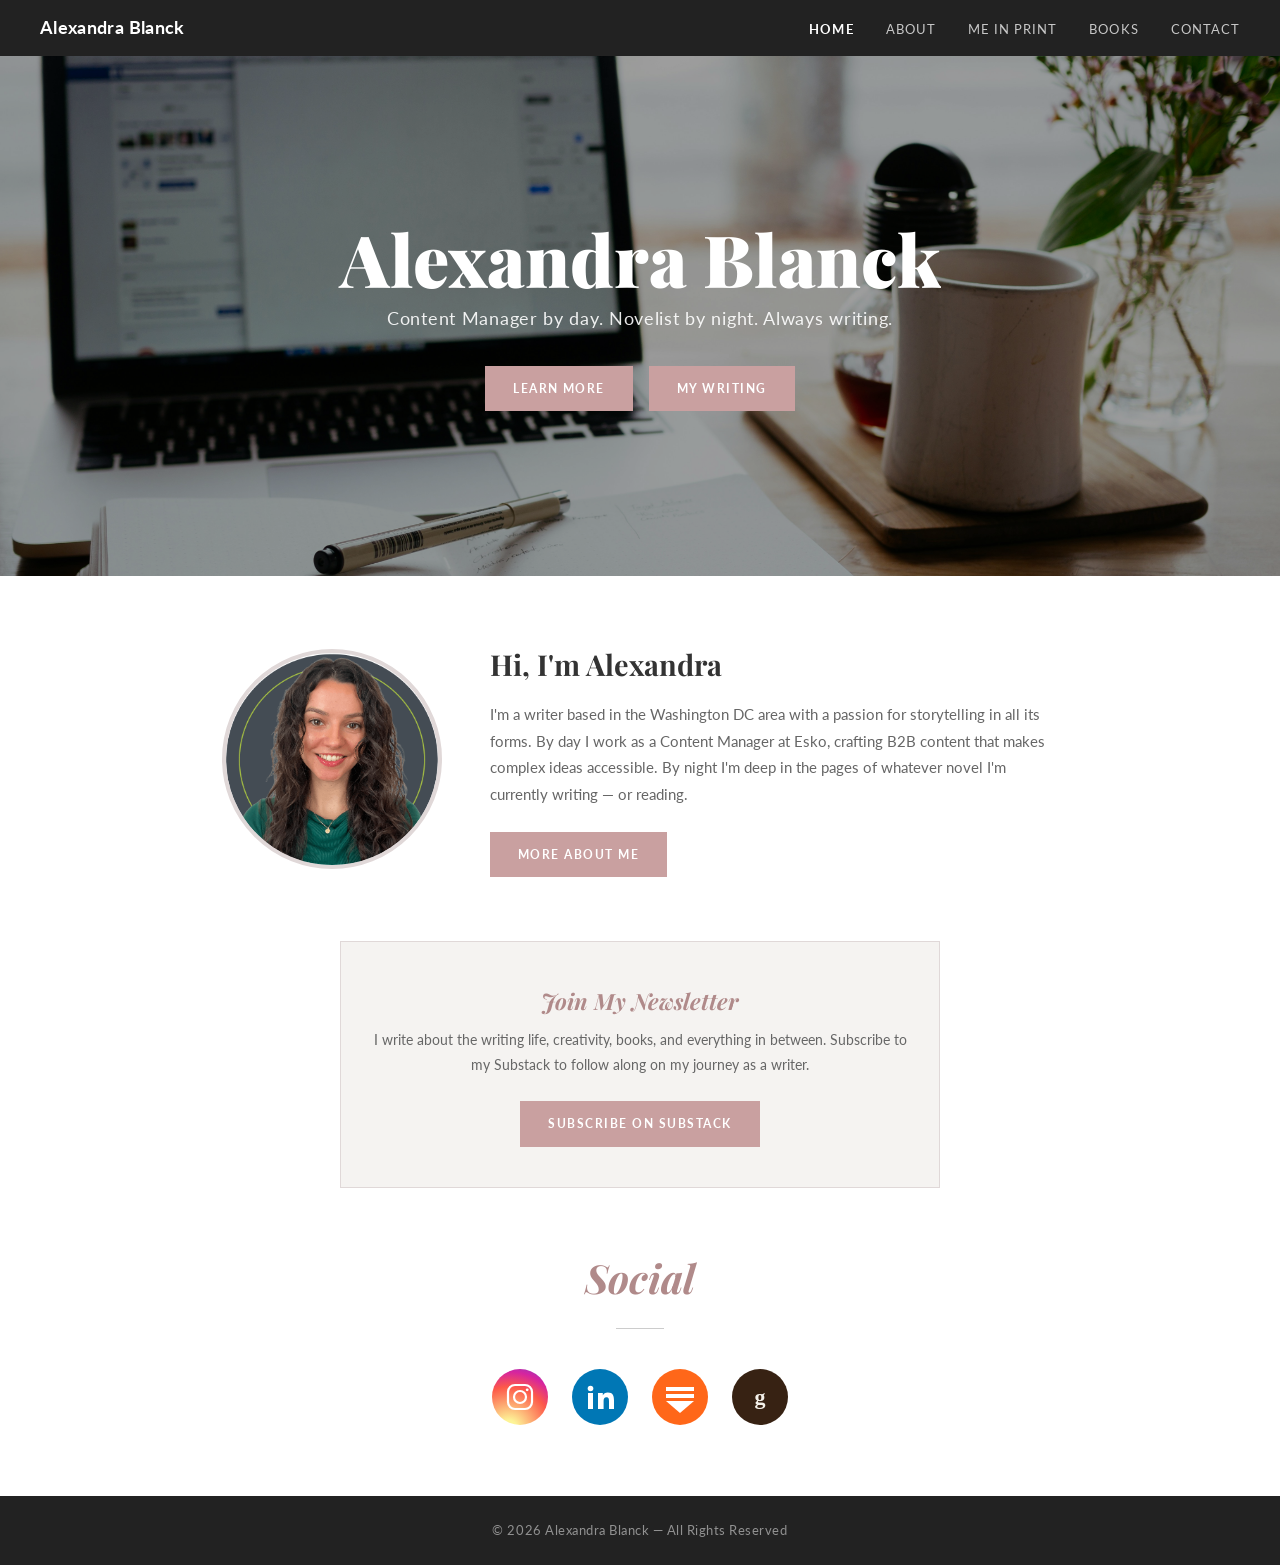
<file: index.html>
<!DOCTYPE html>
<html lang="en">
<head>
  <meta charset="UTF-8" />
  <meta name="viewport" content="width=device-width, initial-scale=1.0" />
  <title>Alexandra Blanck</title>
  <meta name="description" content="Alexandra Blanck is a professional writer, content manager, and author based in the Washington DC." />
  <link rel="stylesheet" href="style.css" />
  <style>
    .intro-section {
      display: grid;
      grid-template-columns: 220px 1fr;
      gap: 3rem;
      align-items: center;
      max-width: 900px;
      margin: 0 auto;
      padding: 4rem 2rem;
    }

    .intro-photo {
      width: 220px;
      height: 220px;
      border-radius: 50%;
      object-fit: cover;
      object-position: top;
      border: 4px solid #e0d8d8;
    }

    .intro-text h2 {
      font-family: var(--font-display);
      font-size: 1.8rem;
      color: var(--color-text);
      margin-bottom: 0.75rem;
    }

    .intro-text p {
      font-size: 0.93rem;
      color: var(--color-text-light);
      line-height: 1.8;
      margin-bottom: 1.5rem;
    }

    .subscribe-box {
      background: var(--color-bg-light);
      border: 1px solid #e0d8d8;
      padding: 2.5rem 2rem;
      text-align: center;
      max-width: 600px;
      margin: 0 auto 1.5rem;
    }

    .subscribe-box h3 {
      font-family: var(--font-display);
      font-size: 1.4rem;
      color: var(--color-accent);
      font-style: italic;
      margin-bottom: 0.5rem;
    }

    .subscribe-box p {
      font-size: 0.9rem;
      color: var(--color-text-light);
      margin-bottom: 1.5rem;
      line-height: 1.7;
    }

    @media (max-width: 700px) {
      .intro-section {
        grid-template-columns: 1fr;
        text-align: center;
        padding: 3rem 1.5rem;
      }

      .intro-photo {
        margin: 0 auto;
      }
    }
  </style>
</head>
<body>

  <nav>
    <a href="/" class="nav-logo">Alexandra Blanck</a>
    <button class="hamburger" onclick="this.classList.toggle('open'); document.querySelector('.nav-links').classList.toggle('open')">
      <span></span><span></span><span></span>
    </button>
    <ul class="nav-links">
      <li><a href="/" class="active">Home</a></li>
      <li><a href="about.html">About</a></li>
      <li><a href="print.html">Me in Print</a></li>
      <li><a href="books.html">Books</a></li>
      <li><a href="contact.html">Contact</a></li>
    </ul>
  </nav>

  <section class="hero">
    <div class="hero-content">
      <h1>Alexandra Blanck</h1>
      <p>Content Manager by day. Novelist by night. Always writing.</p>
      <div class="hero-buttons">
        <a href="about.html" class="btn">Learn More</a>
        <a href="print.html" class="btn">My Writing</a>
      </div>
    </div>
  </section>

  <!-- INTRO WITH HEADSHOT -->
  <div class="intro-section">
    <img src="photo-headshot-alex-blanckv3.png" alt="Alexandra Blanck" class="intro-photo" />
    <div class="intro-text">
      <h2>Hi, I'm Alexandra</h2>
      <p>I'm a writer based in the Washington DC area with a passion for storytelling in all its forms. By day I work as a Content Manager at Esko, crafting B2B content that makes complex ideas accessible. By night I'm deep in the pages of whatever novel I'm currently writing — or reading.</p>
      <a href="about.html" class="btn">More About Me</a>
    </div>
  </div>

  <!-- SUBSCRIBE -->
  <div style="padding: 0 2rem 0;">
    <div class="subscribe-box">
      <h3>Join My Newsletter</h3>
      <p>I write about the writing life, creativity, books, and everything in between. Subscribe to my Substack to follow along on my journey as a writer.</p>
      <a href="https://substack.com/@alexandrablanck" target="_blank" class="btn">Subscribe on Substack</a>
    </div>
  </div>

  <!-- SOCIAL -->
  <div style="padding: 2rem 2rem 4rem; text-align: center; background: #fff;">
    <h2 style="font-family: 'Playfair Display', Georgia, serif; font-size: 2.5rem; color: #b08a8a; font-style: italic; margin-bottom: 1rem;">Social</h2>
    <div style="width: 48px; height: 1px; background: #ccc; margin: 0 auto 2.5rem;"></div>
    <div style="display: flex; justify-content: center; gap: 1.5rem; flex-wrap: wrap;">

      <a href="https://www.instagram.com/alexandrabwrites" target="_blank" aria-label="Instagram">
        <svg xmlns="http://www.w3.org/2000/svg" width="56" height="56" viewBox="0 0 56 56">
          <defs>
            <radialGradient id="ig" cx="30%" cy="107%" r="150%">
              <stop offset="0%" stop-color="#fdf497"/>
              <stop offset="10%" stop-color="#fdf497"/>
              <stop offset="50%" stop-color="#fd5949"/>
              <stop offset="68%" stop-color="#d6249f"/>
              <stop offset="100%" stop-color="#285AEB"/>
            </radialGradient>
          </defs>
          <circle cx="28" cy="28" r="28" fill="url(#ig)"/>
          <rect x="16" y="16" width="24" height="24" rx="7" ry="7" fill="none" stroke="#fff" stroke-width="2.2"/>
          <circle cx="28" cy="28" r="6" fill="none" stroke="#fff" stroke-width="2.2"/>
          <circle cx="35.2" cy="20.8" r="1.4" fill="#fff"/>
        </svg>
      </a>

      <a href="https://www.linkedin.com/in/alexandra-blanck-48b637114/" target="_blank" aria-label="LinkedIn">
        <svg xmlns="http://www.w3.org/2000/svg" width="56" height="56" viewBox="0 0 56 56">
          <circle cx="28" cy="28" r="28" fill="#0077B5"/>
          <rect x="16" y="24" width="5" height="16" fill="#fff"/>
          <circle cx="18.5" cy="19.5" r="2.8" fill="#fff"/>
          <path d="M26 24h4.8v2.2h.1c.7-1.3 2.4-2.6 4.9-2.6 5.2 0 6.2 3.4 6.2 7.9V40h-5v-7.6c0-1.8 0-4.2-2.5-4.2s-2.9 2-2.9 4.1V40H26V24z" fill="#fff"/>
        </svg>
      </a>

      <a href="https://substack.com/@alexandrablanck" target="_blank" aria-label="Substack">
        <svg xmlns="http://www.w3.org/2000/svg" width="56" height="56" viewBox="0 0 56 56">
          <circle cx="28" cy="28" r="28" fill="#FF6719"/>
          <rect x="14" y="18" width="28" height="4" fill="#fff"/>
          <rect x="14" y="25" width="28" height="4" fill="#fff"/>
          <polygon points="14,32 28,44 42,32" fill="#fff"/>
        </svg>
      </a>

      <a href="https://www.goodreads.com/user/show/155846715-alexandra-blanck" target="_blank" aria-label="Goodreads">
        <svg xmlns="http://www.w3.org/2000/svg" width="56" height="56" viewBox="0 0 56 56">
          <circle cx="28" cy="28" r="28" fill="#372213"/>
          <text x="28" y="35" font-family="Georgia, serif" font-size="22" font-weight="bold" fill="#F4F1EA" text-anchor="middle">g</text>
        </svg>
      </a>

    </div>
  </div>

  <footer>
    &copy; 2026 Alexandra Blanck &mdash; All Rights Reserved
  </footer>

</body>
</html>
</file>
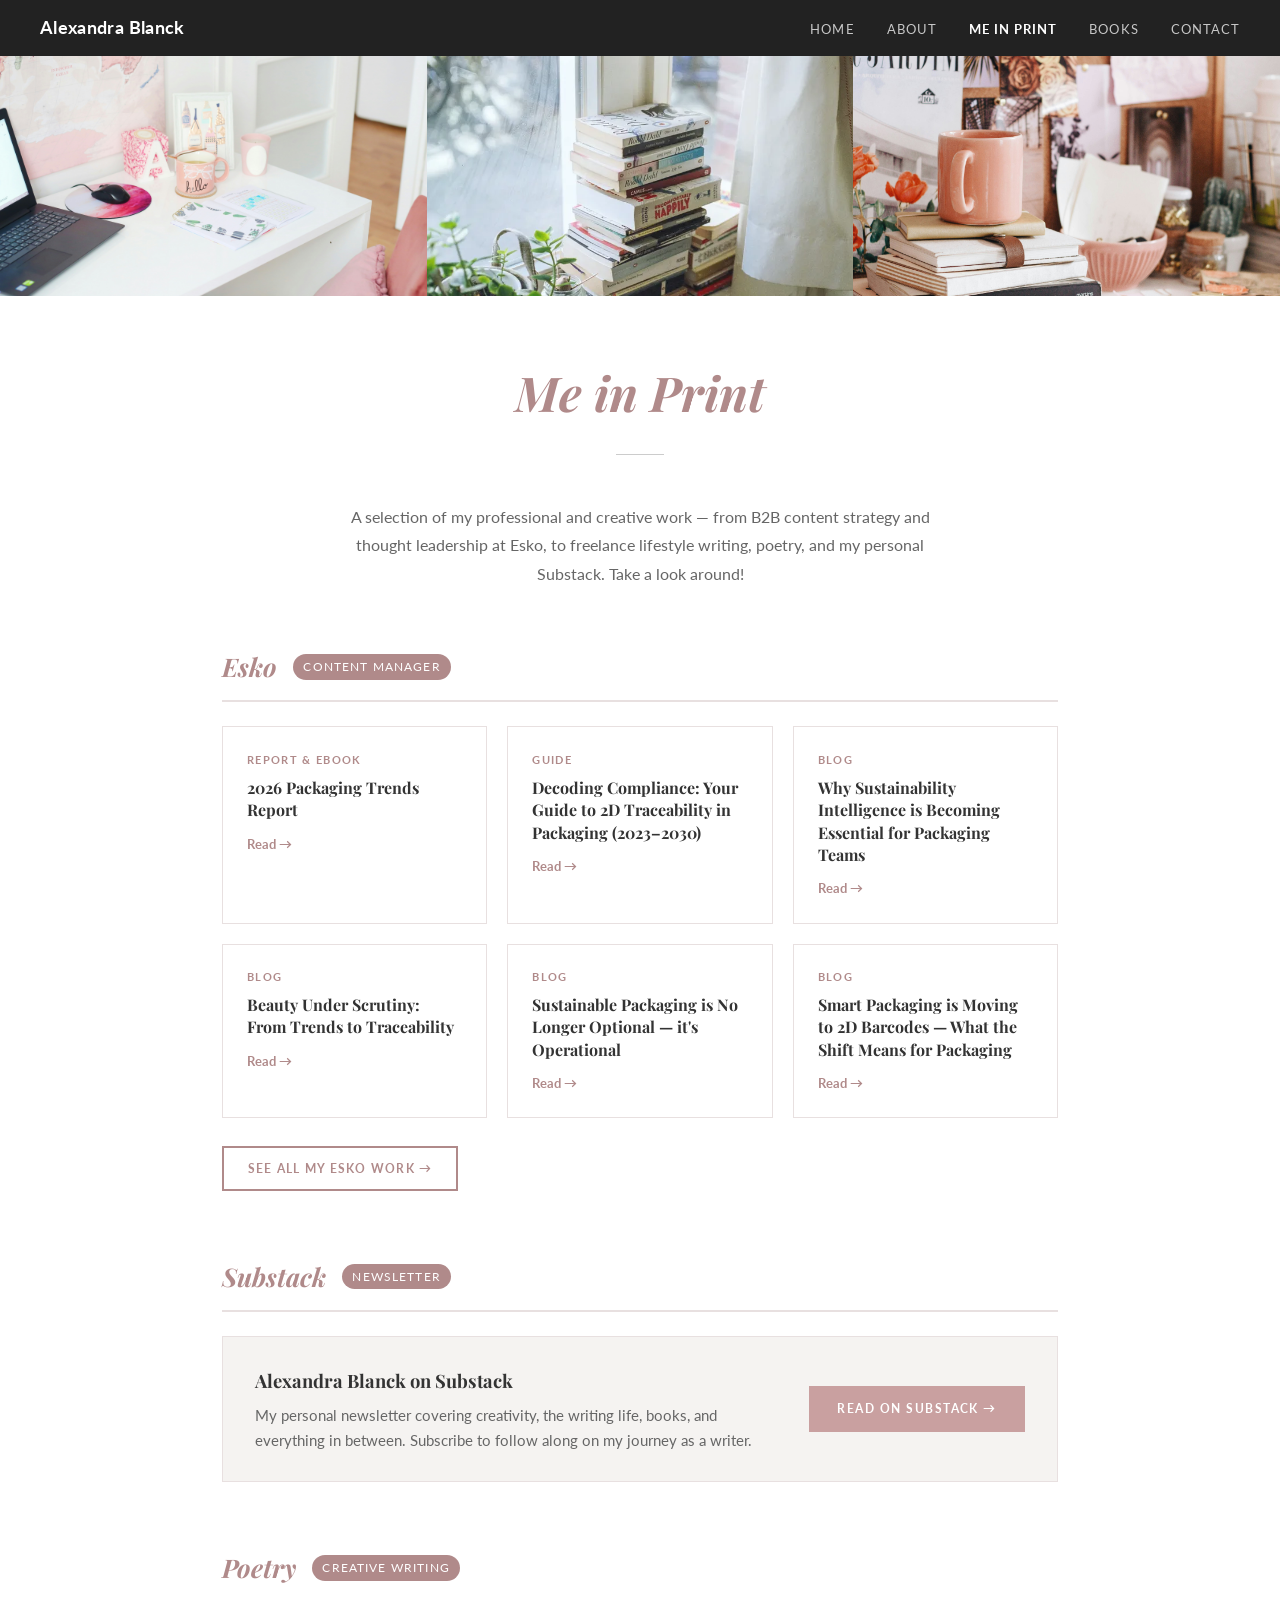
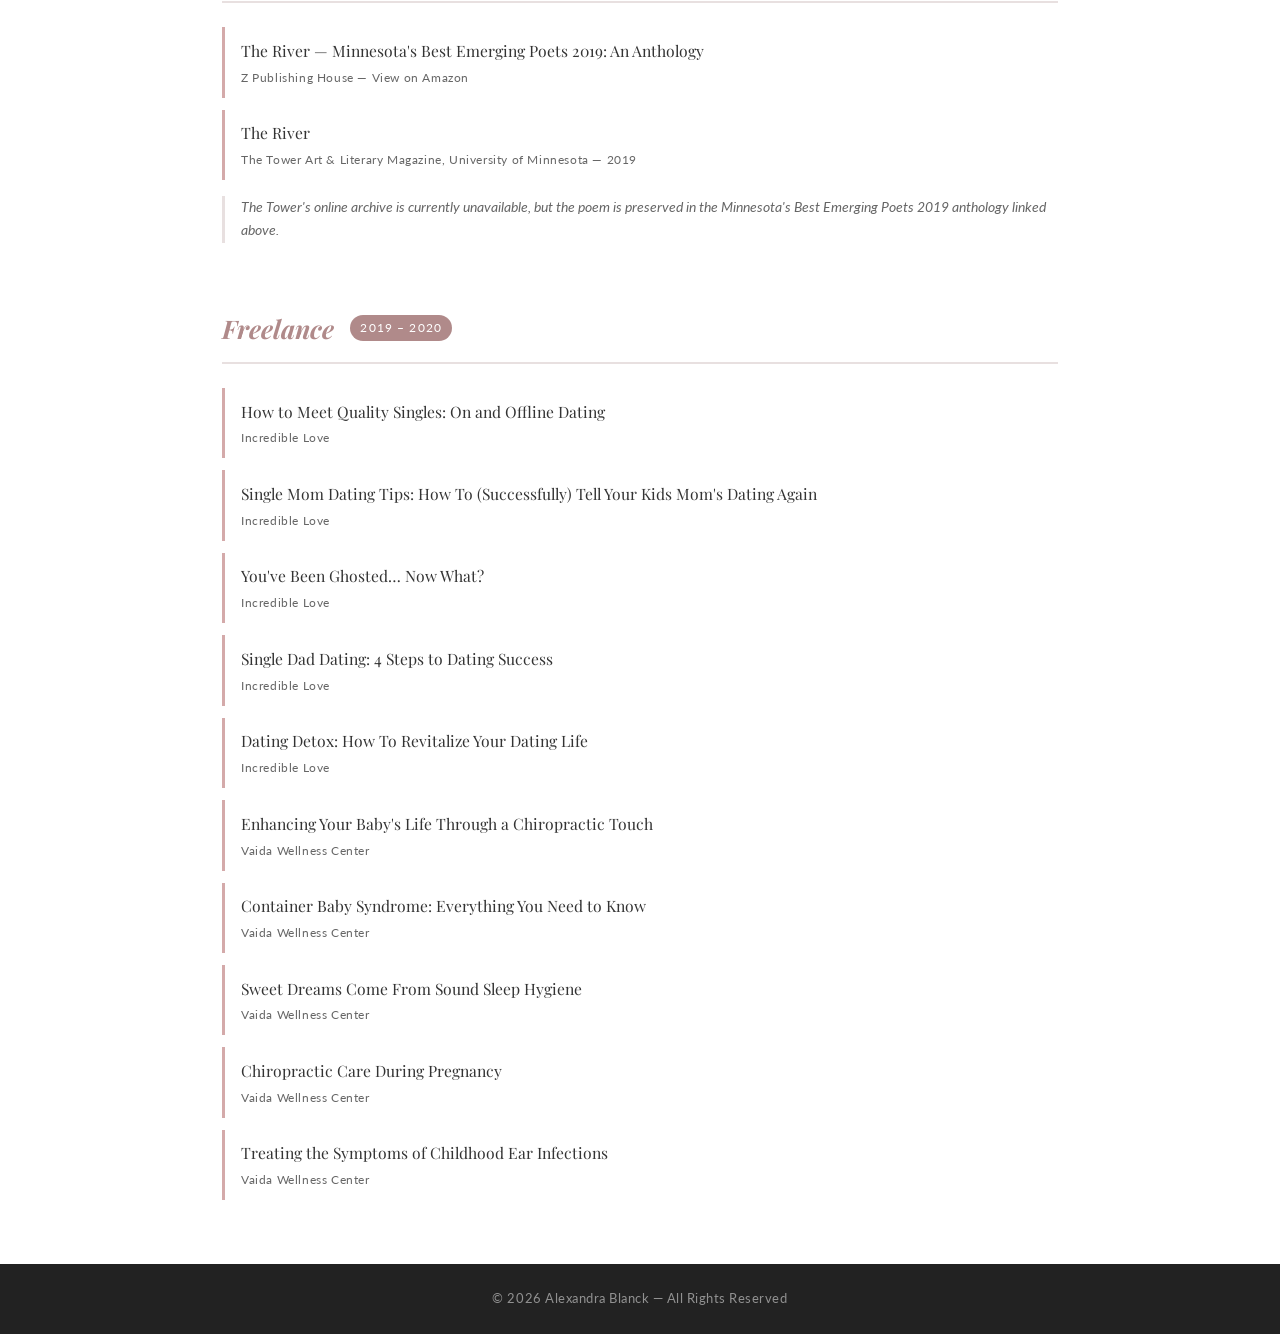
<file: print.html>
<!DOCTYPE html>
<html lang="en">
<head>
  <meta charset="UTF-8" />
  <meta name="viewport" content="width=device-width, initial-scale=1.0" />
  <title>Me in Print — Alexandra Blanck</title>
  <meta name="description" content="Alexandra Blanck is a professional writer, content manager, and author based in the Washington DC." />
  <link rel="stylesheet" href="style.css" />
  <style>
    .portfolio-intro {
      max-width: 700px;
      margin: 2rem auto 3.5rem;
      text-align: center;
      padding: 0 2rem;
    }
    .portfolio-intro p {
      font-size: 1rem;
      color: var(--color-text-light);
      line-height: 1.8;
    }
    .portfolio-section {
      max-width: 900px;
      margin: 0 auto 4rem;
      padding: 0 2rem;
    }
    .portfolio-section-header {
      display: flex;
      align-items: center;
      gap: 1rem;
      margin-bottom: 1.5rem;
      padding-bottom: 0.75rem;
      border-bottom: 2px solid #e8e0e0;
    }
    .portfolio-section-header h2 {
      font-family: var(--font-display);
      font-size: 1.6rem;
      color: var(--color-accent);
      font-style: italic;
    }
    .portfolio-section-header .section-tag {
      font-size: 0.72rem;
      letter-spacing: 0.1em;
      text-transform: uppercase;
      color: #fff;
      background: var(--color-accent);
      padding: 0.2rem 0.65rem;
      border-radius: 20px;
    }
    .article-grid {
      display: grid;
      grid-template-columns: repeat(auto-fit, minmax(260px, 1fr));
      gap: 1.25rem;
      margin-bottom: 1.75rem;
    }
    .article-card {
      border: 1px solid #e8e0e0;
      padding: 1.4rem 1.5rem;
      text-decoration: none;
      color: var(--color-text);
      display: block;
      transition: box-shadow 0.2s, transform 0.2s, border-color 0.2s;
      background: #fff;
    }
    .article-card:hover {
      box-shadow: 0 6px 24px rgba(0,0,0,0.09);
      transform: translateY(-2px);
      border-color: var(--color-accent-light);
    }
    .article-card .card-label {
      font-size: 0.7rem;
      letter-spacing: 0.12em;
      text-transform: uppercase;
      color: var(--color-accent);
      font-weight: 700;
      margin-bottom: 0.5rem;
    }
    .article-card h3 {
      font-family: var(--font-display);
      font-size: 1rem;
      line-height: 1.4;
      color: var(--color-text);
    }
    .article-card .card-arrow {
      margin-top: 0.75rem;
      font-size: 0.8rem;
      color: var(--color-accent);
      font-weight: 700;
    }
    .see-more-wrap {
      text-align: left;
      margin-top: 0.5rem;
    }
    .btn-outline {
      display: inline-block;
      padding: 0.6rem 1.5rem;
      border: 2px solid var(--color-accent);
      color: var(--color-accent);
      font-family: var(--font-body);
      font-size: 0.78rem;
      letter-spacing: 0.1em;
      text-transform: uppercase;
      font-weight: 700;
      text-decoration: none;
      transition: background 0.2s, color 0.2s;
    }
    .btn-outline:hover {
      background: var(--color-accent);
      color: #fff;
    }
    .article-list {
      list-style: none;
      display: flex;
      flex-direction: column;
      gap: 0.75rem;
    }
    .article-list li {
      border-left: 3px solid var(--color-accent-light);
      padding: 0.6rem 1rem;
      background: #fff;
    }
    .article-list li a {
      font-family: var(--font-display);
      font-size: 0.98rem;
      color: var(--color-text);
      text-decoration: none;
      transition: color 0.2s;
    }
    .article-list li a:hover {
      color: var(--color-accent);
    }
    .article-list li .pub-name {
      display: block;
      font-size: 0.75rem;
      color: var(--color-text-light);
      letter-spacing: 0.05em;
      margin-top: 0.2rem;
    }
    .highlight-box {
      background: var(--color-bg-light);
      border: 1px solid #e8e0e0;
      padding: 1.75rem 2rem;
      display: flex;
      align-items: center;
      justify-content: space-between;
      gap: 2rem;
      flex-wrap: wrap;
    }
    .highlight-box p {
      font-size: 0.92rem;
      color: var(--color-text-light);
      max-width: 520px;
      line-height: 1.7;
    }
    .highlight-box h3 {
      font-family: var(--font-display);
      font-size: 1.15rem;
      margin-bottom: 0.4rem;
    }
    .poetry-note {
      font-size: 0.85rem;
      color: var(--color-text-light);
      font-style: italic;
      margin-top: 1rem;
      padding-left: 1rem;
      border-left: 3px solid #e8e0e0;
    }

    @media (max-width: 700px) {
      .image-strip img:nth-child(1),
      .image-strip img:nth-child(2) {
        display: none !important;
      }
      .image-strip {
        grid-template-columns: 1fr !important;
        height: 200px !important;
      }
    }
  </style>
</head>
<body>

  <nav>
    <a href="/" class="nav-logo">Alexandra Blanck</a>
    <button class="hamburger" onclick="this.classList.toggle('open'); document.querySelector('.nav-links').classList.toggle('open')">
      <span></span><span></span><span></span>
    </button>
    <ul class="nav-links">
      <li><a href="/">Home</a></li>
      <li><a href="about.html">About</a></li>
      <li><a href="print.html" class="active">Me in Print</a></li>
      <li><a href="books.html">Books</a></li>
      <li><a href="contact.html">Contact</a></li>
    </ul>
  </nav>

  <div class="image-strip">
    <img src="andrijana-bozic-x3qtKmUj6JY-unsplash.jpg" alt="Workspace" />
    <img src="rs=w_800,cg_true.webp" alt="Office" />
    <img src="ella-jardim-M0zs81FNm6s-unsplash.jpg" alt="Writing" />
  </div>

  <div class="page-heading">
    <h1>Me in Print</h1>
    <div class="divider"></div>
  </div>

  <div class="portfolio-intro">
    <p>A selection of my professional and creative work — from B2B content strategy and thought leadership at Esko, to freelance lifestyle writing, poetry, and my personal Substack. Take a look around!</p>
  </div>

  <div class="portfolio-section">
    <div class="portfolio-section-header">
      <h2>Esko</h2>
      <span class="section-tag">Content Manager</span>
    </div>
    <div class="article-grid">
      <a href="https://www.esko.com/en/resources/2026-packaging-trends" target="_blank" class="article-card">
        <div class="card-label">Report &amp; Ebook</div>
        <h3>2026 Packaging Trends Report</h3>
        <div class="card-arrow">Read &rarr;</div>
      </a>
      <a href="https://www.esko.com/en/resources/decoding-compliance-your-guide-to-2d-traceability-in-packaging-2023-2030" target="_blank" class="article-card">
        <div class="card-label">Guide</div>
        <h3>Decoding Compliance: Your Guide to 2D Traceability in Packaging (2023–2030)</h3>
        <div class="card-arrow">Read &rarr;</div>
      </a>
      <a href="https://www.esko.com/en/blog/why-sustainability-intelligence-is-becoming-essential-for-packaging-teams" target="_blank" class="article-card">
        <div class="card-label">Blog</div>
        <h3>Why Sustainability Intelligence is Becoming Essential for Packaging Teams</h3>
        <div class="card-arrow">Read &rarr;</div>
      </a>
      <a href="https://www.esko.com/en/blog/beauty-under-scrutiny-from-trends-to-traceability" target="_blank" class="article-card">
        <div class="card-label">Blog</div>
        <h3>Beauty Under Scrutiny: From Trends to Traceability</h3>
        <div class="card-arrow">Read &rarr;</div>
      </a>
      <a href="https://www.esko.com/en/blog/sustainable-packaging-is-no-longer-optional-its-operational" target="_blank" class="article-card">
        <div class="card-label">Blog</div>
        <h3>Sustainable Packaging is No Longer Optional — it's Operational</h3>
        <div class="card-arrow">Read &rarr;</div>
      </a>
      <a href="https://www.esko.com/en/blog/smart-packaging-is-moving-to-2d-barcodes-what-the-shift-means-for-packaging" target="_blank" class="article-card">
        <div class="card-label">Blog</div>
        <h3>Smart Packaging is Moving to 2D Barcodes — What the Shift Means for Packaging</h3>
        <div class="card-arrow">Read &rarr;</div>
      </a>
    </div>
    <div class="see-more-wrap">
      <a href="https://www.esko.com/en/blog?es_posts_blogs%5Bquery%5D=alexandra%20blanck" target="_blank" class="btn-outline">See All My Esko Work &rarr;</a>
    </div>
  </div>

  <div class="portfolio-section">
    <div class="portfolio-section-header">
      <h2>Substack</h2>
      <span class="section-tag">Newsletter</span>
    </div>
    <div class="highlight-box">
      <div>
        <h3>Alexandra Blanck on Substack</h3>
        <p>My personal newsletter covering creativity, the writing life, books, and everything in between. Subscribe to follow along on my journey as a writer.</p>
      </div>
      <a href="https://substack.com/@alexandrablanck" target="_blank" class="btn">Read on Substack &rarr;</a>
    </div>
  </div>

  <div class="portfolio-section">
    <div class="portfolio-section-header">
      <h2>Poetry</h2>
      <span class="section-tag">Creative Writing</span>
    </div>
    <ul class="article-list">
      <li>
        <a href="https://www.amazon.com/Minnesotas-Best-Emerging-Poets-2019/dp/1713312603" target="_blank">The River — Minnesota's Best Emerging Poets 2019: An Anthology</a>
        <span class="pub-name">Z Publishing House &mdash; View on Amazon</span>
      </li>
      <li>
        <span style="font-family: 'Playfair Display', Georgia, serif; font-size: 0.98rem;">The River</span>
        <span class="pub-name">The Tower Art &amp; Literary Magazine, University of Minnesota &mdash; 2019</span>
      </li>
    </ul>
    <p class="poetry-note">The Tower's online archive is currently unavailable, but the poem is preserved in the Minnesota's Best Emerging Poets 2019 anthology linked above.</p>
  </div>

  <div class="portfolio-section">
    <div class="portfolio-section-header">
      <h2>Freelance</h2>
      <span class="section-tag">2019 – 2020</span>
    </div>
    <ul class="article-list">
      <li>
        <a href="https://incrediblelove.com/meet-singles-online-offline-dating/" target="_blank">How to Meet Quality Singles: On and Offline Dating</a>
        <span class="pub-name">Incredible Love</span>
      </li>
      <li>
        <a href="https://incrediblelove.com/single-mom-dating-tips-how-to-tell-your-kids-moms-dating/" target="_blank">Single Mom Dating Tips: How To (Successfully) Tell Your Kids Mom's Dating Again</a>
        <span class="pub-name">Incredible Love</span>
      </li>
      <li>
        <a href="https://incrediblelove.com/you-have-been-ghosted-now-what/" target="_blank">You've Been Ghosted… Now What?</a>
        <span class="pub-name">Incredible Love</span>
      </li>
      <li>
        <a href="https://incrediblelove.com/single-dad-dating-4-steps-success/" target="_blank">Single Dad Dating: 4 Steps to Dating Success</a>
        <span class="pub-name">Incredible Love</span>
      </li>
      <li>
        <a href="https://incrediblelove.com/dating-detox-how-to-revitalize-your-dating-life/" target="_blank">Dating Detox: How To Revitalize Your Dating Life</a>
        <span class="pub-name">Incredible Love</span>
      </li>
      <li>
        <a href="https://www.vaidawellness.com/enhancing-your-babys-life-through-a-chiropractic-touch/" target="_blank">Enhancing Your Baby's Life Through a Chiropractic Touch</a>
        <span class="pub-name">Vaida Wellness Center</span>
      </li>
      <li>
        <a href="https://www.vaidawellness.com/container-baby-syndrome/" target="_blank">Container Baby Syndrome: Everything You Need to Know</a>
        <span class="pub-name">Vaida Wellness Center</span>
      </li>
      <li>
        <a href="https://www.vaidawellness.com/sweet-dreams-come-from-sound-sleep-hygiene/" target="_blank">Sweet Dreams Come From Sound Sleep Hygiene</a>
        <span class="pub-name">Vaida Wellness Center</span>
      </li>
      <li>
        <a href="https://www.vaidawellness.com/chiropractic-care-during-pregnancy/" target="_blank">Chiropractic Care During Pregnancy</a>
        <span class="pub-name">Vaida Wellness Center</span>
      </li>
      <li>
        <a href="https://www.vaidawellness.com/treating-the-symptoms-of-childhood-ear-infections/" target="_blank">Treating the Symptoms of Childhood Ear Infections</a>
        <span class="pub-name">Vaida Wellness Center</span>
      </li>
    </ul>
  </div>

  <footer>
    &copy; 2026 Alexandra Blanck &mdash; All Rights Reserved
  </footer>

</body>
</html>
</file>
<file: style.css>
/* =============================================
   Alexandra Blanck — style.css
   ============================================= */

@import url('https://fonts.googleapis.com/css2?family=Playfair+Display:ital,wght@0,400;0,700;0,900;1,400&family=Lato:wght@300;400;700&display=swap');

:root {
  --color-nav: #222222;
  --color-accent: #b08a8a;
  --color-accent-light: #d4aaaa;
  --color-accent-btn: #c9a0a0;
  --color-bg: #ffffff;
  --color-bg-light: #f5f3f1;
  --color-text: #333333;
  --color-text-light: #666666;
  --color-divider: #cccccc;
  --font-display: 'Playfair Display', Georgia, serif;
  --font-body: 'Lato', sans-serif;
}

* {
  margin: 0;
  padding: 0;
  box-sizing: border-box;
}

html {
  scroll-behavior: smooth;
}

body {
  font-family: var(--font-body);
  color: var(--color-text);
  background: var(--color-bg);
  line-height: 1.7;
}

/* ---- NAVIGATION ---- */
nav {
  background: var(--color-nav);
  display: flex;
  align-items: center;
  justify-content: space-between;
  padding: 0 2.5rem;
  height: 56px;
  position: sticky;
  top: 0;
  z-index: 100;
  flex-wrap: wrap;
}

.nav-logo {
  color: #fff;
  font-family: var(--font-body);
  font-weight: 700;
  font-size: 1.1rem;
  text-decoration: none;
  letter-spacing: 0.02em;
}

.nav-links {
  display: flex;
  gap: 2rem;
  list-style: none;
}

.nav-links a {
  color: rgba(255,255,255,0.75);
  text-decoration: none;
  font-size: 0.82rem;
  letter-spacing: 0.08em;
  text-transform: uppercase;
  font-weight: 400;
  transition: color 0.2s;
}

.nav-links a:hover,
.nav-links a.active {
  color: #fff;
  font-weight: 700;
}

/* ---- HAMBURGER ---- */
.hamburger {
  display: none;
  flex-direction: column;
  justify-content: center;
  gap: 5px;
  background: none;
  border: none;
  cursor: pointer;
  padding: 8px;
  z-index: 101;
}

.hamburger span {
  display: block;
  width: 24px;
  height: 2px;
  background: #ffffff;
  transition: all 0.3s ease;
  border-radius: 2px;
}

.hamburger.open span:nth-child(1) {
  transform: translateY(7px) rotate(45deg);
}

.hamburger.open span:nth-child(2) {
  opacity: 0;
}

.hamburger.open span:nth-child(3) {
  transform: translateY(-7px) rotate(-45deg);
}

/* ---- MOBILE ---- */
@media (max-width: 700px) {
  nav {
    height: auto;
    min-height: 56px;
    padding: 0 1.5rem;
    align-items: center;
  }

  .hamburger {
    display: flex;
  }

  .nav-links {
    display: none;
    width: 100%;
    flex-direction: column;
    gap: 0;
    padding: 0.5rem 0 1rem;
    background: var(--color-nav);
  }

  .nav-links.open {
    display: flex;
  }

  .nav-links li a {
    display: block;
    padding: 0.85rem 0;
    font-size: 0.85rem;
    border-bottom: 1px solid rgba(255,255,255,0.07);
    color: rgba(255,255,255,0.8);
  }

  .nav-links li a:hover,
  .nav-links li a.active {
    color: #fff;
  }

  .hero-content h1 { font-size: 2.5rem; }
  .hero-content p { font-size: 0.95rem; }
  .hero-buttons { flex-direction: column; align-items: center; }
  .print-layout,
  .contact-layout { grid-template-columns: 1fr; }
  .image-strip { height: 140px; }
  .books-grid { grid-template-columns: 1fr; }
  .book-card { border-right: none; border-bottom: 1px solid #e0d8d8; }
  .page-heading h1 { font-size: 2.2rem; }
     .contact-layout { padding: 2rem 1.5rem; }
  .contact-right { display: none; }
}

/* ---- BUTTONS ---- */
.btn {
  display: inline-block;
  padding: 0.75rem 1.75rem;
  background: var(--color-accent-btn);
  color: #fff;
  text-decoration: none;
  font-family: var(--font-body);
  font-size: 0.78rem;
  letter-spacing: 0.12em;
  text-transform: uppercase;
  font-weight: 700;
  border: none;
  cursor: pointer;
  transition: background 0.2s, transform 0.15s;
}

.btn:hover {
  background: var(--color-accent);
  transform: translateY(-1px);
}

/* ---- PAGE HEADING ---- */
.page-heading {
  text-align: center;
  padding: 3.5rem 1rem 1rem;
}

.page-heading h1 {
  font-family: var(--font-display);
  font-size: 3rem;
  font-weight: 700;
  color: var(--color-accent);
  font-style: italic;
}

.page-heading .divider {
  width: 48px;
  height: 1px;
  background: var(--color-divider);
  margin: 1.25rem auto 0;
}

/* ---- HERO ---- */
.hero {
  position: relative;
  height: 520px;
  display: flex;
  align-items: center;
  justify-content: center;
  text-align: center;
  overflow: hidden;
  background: #444 url('nick-morrison-FHnnjk1Yj7Y-unsplash.jpg') center/cover no-repeat;
}

.hero::before {
  content: '';
  position: absolute;
  inset: 0;
  background: rgba(0,0,0,0.38);
}

.hero-content {
  position: relative;
  z-index: 1;
  animation: fadeUp 0.9s ease both;
}

.hero-content h1 {
  font-family: var(--font-display);
  font-size: 4.5rem;
  font-weight: 900;
  color: #fff;
  line-height: 1.05;
  margin-bottom: 0.5rem;
}

.hero-content p {
  color: rgba(255,255,255,0.9);
  font-size: 1.1rem;
  letter-spacing: 0.04em;
  margin-bottom: 2rem;
}

.hero-buttons {
  display: flex;
  gap: 1rem;
  justify-content: center;
}

@keyframes fadeUp {
  from { opacity: 0; transform: translateY(28px); }
  to   { opacity: 1; transform: translateY(0); }
}

/* ---- SECTION WRAPPER ---- */
.section {
  padding: 4rem 2rem;
  max-width: 1100px;
  margin: 0 auto;
}

.section-bg {
  background: var(--color-bg-light);
}

/* ---- THREE-COL CARDS (About) ---- */
.three-col {
  display: grid;
  grid-template-columns: repeat(auto-fit, minmax(260px, 1fr));
  gap: 2.5rem;
  text-align: center;
}

.three-col img {
  width: 100%;
  height: 280px;
  object-fit: cover;
  margin-bottom: 1rem;
}

.three-col h3 {
  font-family: var(--font-display);
  font-size: 1.2rem;
  margin-bottom: 0.6rem;
}

.three-col p {
  font-size: 0.9rem;
  color: var(--color-text-light);
}

.three-col a {
  color: var(--color-accent);
}

/* ---- IMAGE STRIP ---- */
.image-strip {
  display: grid;
  grid-template-columns: repeat(3, 1fr);
  height: 240px;
  overflow: hidden;
}

.image-strip img {
  width: 100%;
  height: 100%;
  object-fit: cover;
}

/* ---- ME IN PRINT ---- */
.print-layout {
  display: grid;
  grid-template-columns: 1fr 1.6fr;
  gap: 3rem;
  align-items: start;
  padding: 3rem 2rem;
  max-width: 1000px;
  margin: 0 auto;
}

.print-layout img {
  width: 100%;
  object-fit: cover;
}

.print-content h2 {
  font-family: var(--font-display);
  font-size: 1.3rem;
  margin-bottom: 0.5rem;
}

.print-content h3 {
  font-family: var(--font-display);
  font-size: 1.1rem;
  margin: 1.5rem 0 0.4rem;
}

.print-content p {
  font-size: 0.92rem;
  color: var(--color-text-light);
  margin-bottom: 0.5rem;
}

.print-content a {
  color: var(--color-accent);
}

/* ---- BOOKS ---- */
.books-grid {
  display: grid;
  grid-template-columns: repeat(auto-fit, minmax(260px, 1fr));
  gap: 0;
  border-top: 1px solid #e0d8d8;
}

.book-card {
  padding: 2.5rem 2rem;
  border-right: 1px solid #e0d8d8;
  text-align: center;
}

.book-card:last-child {
  border-right: none;
}

.book-card .status {
  font-family: var(--font-display);
  font-size: 1.1rem;
  color: var(--color-accent-light);
  font-style: italic;
  margin-bottom: 0.75rem;
}

.book-card p {
  font-size: 0.9rem;
  color: var(--color-text-light);
}

/* ---- CONTACT ---- */
.contact-layout {
  display: grid;
  grid-template-columns: 1fr 1fr;
  gap: 4rem;
  align-items: center;
  padding: 4rem 2rem;
  max-width: 1000px;
  margin: 0 auto;
}

.contact-left h2 {
  font-family: var(--font-display);
  font-size: 1.4rem;
  margin-bottom: 1rem;
}

.contact-left p {
  font-size: 0.92rem;
  color: var(--color-text-light);
  margin-bottom: 0.75rem;
}

.contact-left .signature {
  font-family: var(--font-display);
  font-size: 1.15rem;
  color: var(--color-text);
  margin: 1.25rem 0 1.5rem;
}

.contact-right img {
  width: 100%;
  object-fit: cover;
}

/* ---- FOOTER ---- */
footer {
  background: var(--color-nav);
  color: rgba(255,255,255,0.5);
  text-align: center;
  padding: 1.5rem;
  font-size: 0.8rem;
  letter-spacing: 0.04em;
}
</file>
